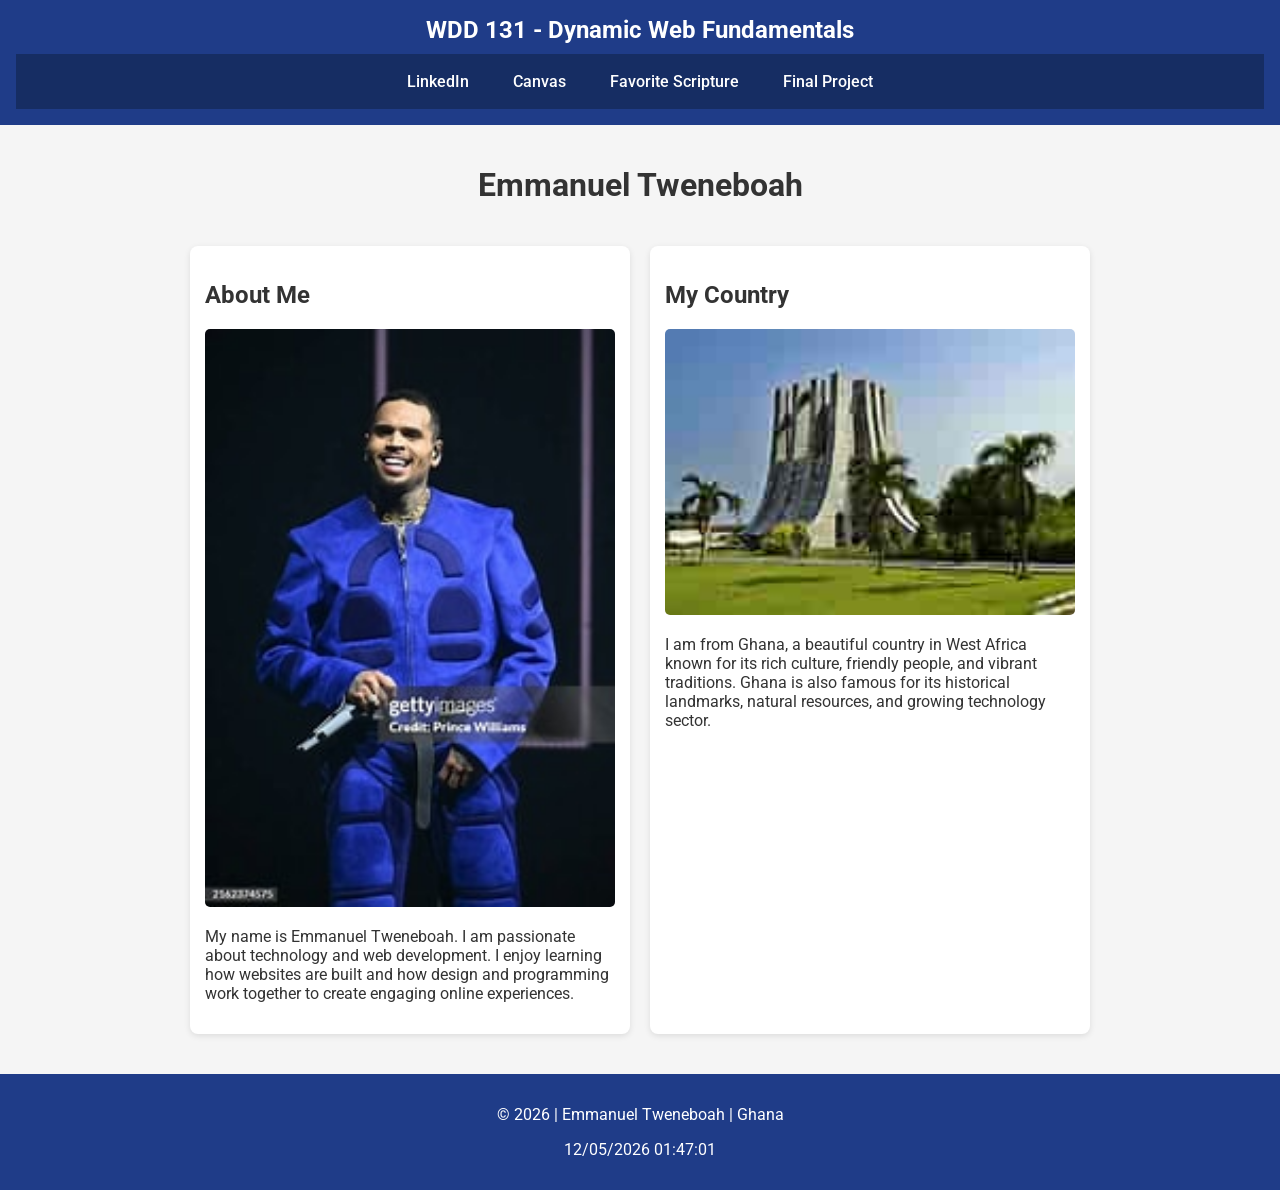
<file: index.html>
<!DOCTYPE html>
<html lang="en">
<head>
    <meta charset="UTF-8">
    <meta name="viewport" content="width=device-width, initial-scale=1.0">

    <title>WDD 131-Dynamic Web Fundamentals | Emmanuel Tweneboah</title>

    <meta name="description"
        content="WDD 131-Dynamic Web Fundamentals, Emmanuel Tweneboah. This page demonstrates fundamental web development concepts including HTML structure, semantic layout, CSS styling, and responsive design.">

    <meta name="author" content="Emmanuel Tweneboah">

    <link rel="stylesheet" href="styles/base.css">
    <script src="scripts/getdates.js" defer></script>
</head>
<body>
    <header>
        <span id="course-title">WDD 131 - Dynamic Web Fundamentals</span>

        <nav>
            <a href="https://www.linkedin.com/in/emmanuel-tweneboah-281a58215?utm_source=share&utm_campaign=share_via&utm_content=profile&utm_medium=android_app" target="_blank">LinkedIn</a>
            <a href="https://byupw.instructure.com/" target="_blank">Canvas</a>
            <a href="https://www.churchofjesuschrist.org/study/scriptures/bofm/1-ne/13?lang=eng"
                target="_blank">Favorite Scripture</a>
            <a href="#">Final Project</a>
        </nav>
    </header>

    <main>
        <h1>Emmanuel Tweneboah</h1>

        <section class="card">
            <h2>About Me</h2>
            <img src="images/profile.jpeg" alt="Profile picture of Emmanuel Tweneboah">
            <p>
                My name is Emmanuel Tweneboah. I am passionate about technology and web
                development. I enjoy learning how websites are built and how design and
                programming work together to create engaging online experiences.
            </p>
        </section>

        <section class="card">
            <h2>My Country</h2>
            <img src="images/ghana.jpeg" alt="Image representing Ghana">
            <p>
                I am from Ghana, a beautiful country in West Africa known for its rich
                culture, friendly people, and vibrant traditions. Ghana is also famous
                for its historical landmarks, natural resources, and growing technology
                sector.
            </p>
        </section>

    </main>

    <footer>
        <p>
            &copy; <span id="currentyear"></span> | Emmanuel Tweneboah | Ghana
        </p>

        <p id="lastModified"></p>
    </footer>

</body>
</html>
</file>
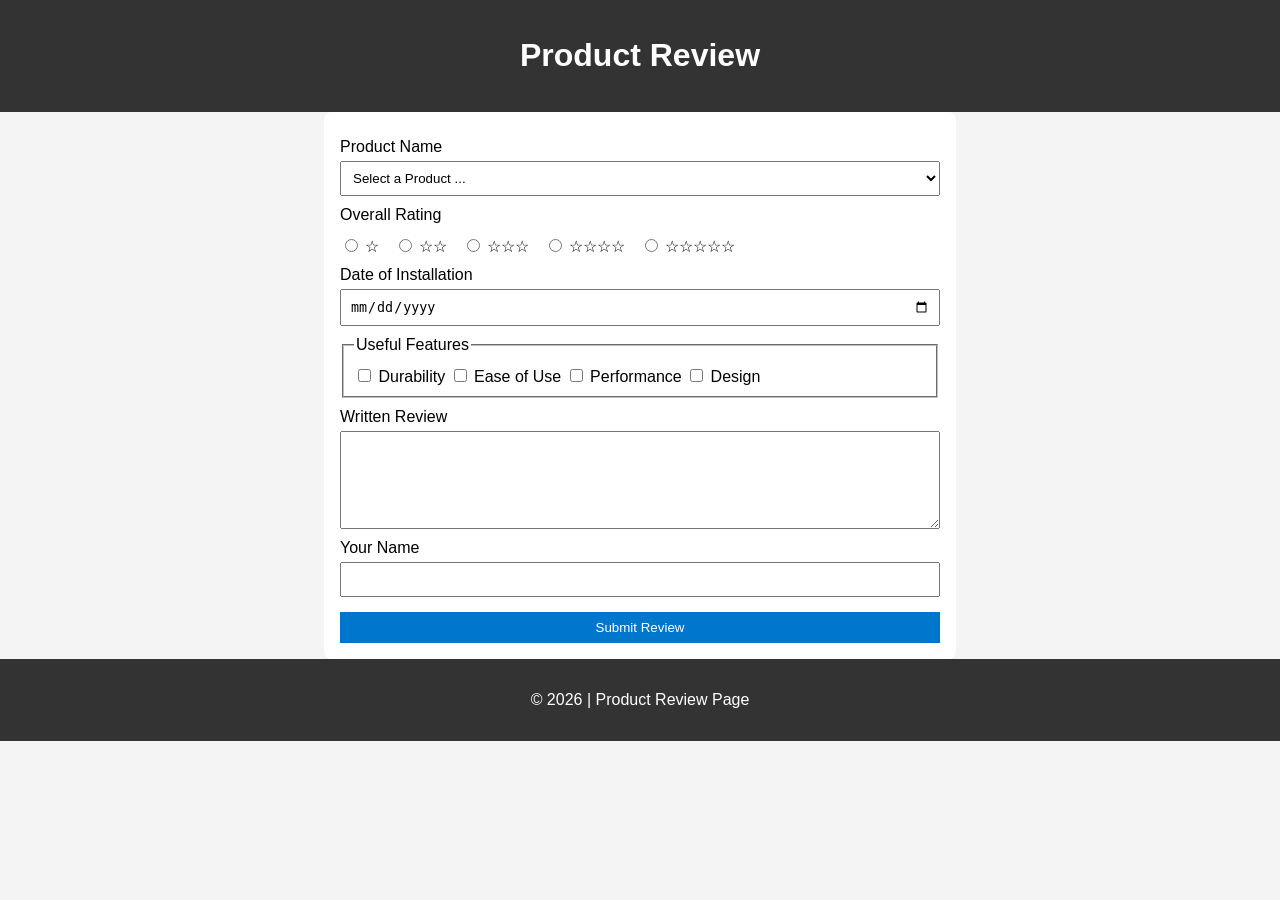
<file: form.html>
<!DOCTYPE html>
<html lang="en">

<head>
    <meta charset="UTF-8">
    <meta name="viewport" content="width=device-width, initial-scale=1.0">
    <title>Product Review Form</title>
    <link rel="stylesheet" href="styles/styles.css">
    <script defer src="scripts/script.js"></script>
</head>

<body>

    <header>
        <h1>Product Review</h1>
    </header>

    <main>
        <form method="get" action="review.html">

            <!-- Product Name -->
            <label for="product">Product Name</label>
            <select id="product" name="product" required>
                <option value="" disabled selected>Select a Product ...</option>
            </select>

            <!-- Rating -->
            <label>Overall Rating</label>
            <div class="rating">
                <label><input type="radio" name="rating" value="1" required> ☆</label>
                <label><input type="radio" name="rating" value="2"> ☆☆</label>
                <label><input type="radio" name="rating" value="3"> ☆☆☆</label>
                <label><input type="radio" name="rating" value="4"> ☆☆☆☆</label>
                <label><input type="radio" name="rating" value="5"> ☆☆☆☆☆</label>
            </div>

            <!-- Date -->
            <label for="date">Date of Installation</label>
            <input type="date" id="date" name="date" required>

            <!-- Features -->
            <fieldset>
                <legend>Useful Features</legend>
                <label><input type="checkbox" name="features" value="Durability"> Durability</label>
                <label><input type="checkbox" name="features" value="Ease of Use"> Ease of Use</label>
                <label><input type="checkbox" name="features" value="Performance"> Performance</label>
                <label><input type="checkbox" name="features" value="Design"> Design</label>
            </fieldset>

            <!-- Review -->
            <label for="review">Written Review</label>
            <textarea id="review" name="review"></textarea>

            <!-- Name -->
            <label for="username">Your Name</label>
            <input type="text" id="username" name="username">

            <!-- Submit -->
            <input type="submit" value="Submit Review">

        </form>
    </main>

    <footer>
        <p>&copy; 2026 | Product Review Page</p>
    </footer>

</body>

</html>
</file>
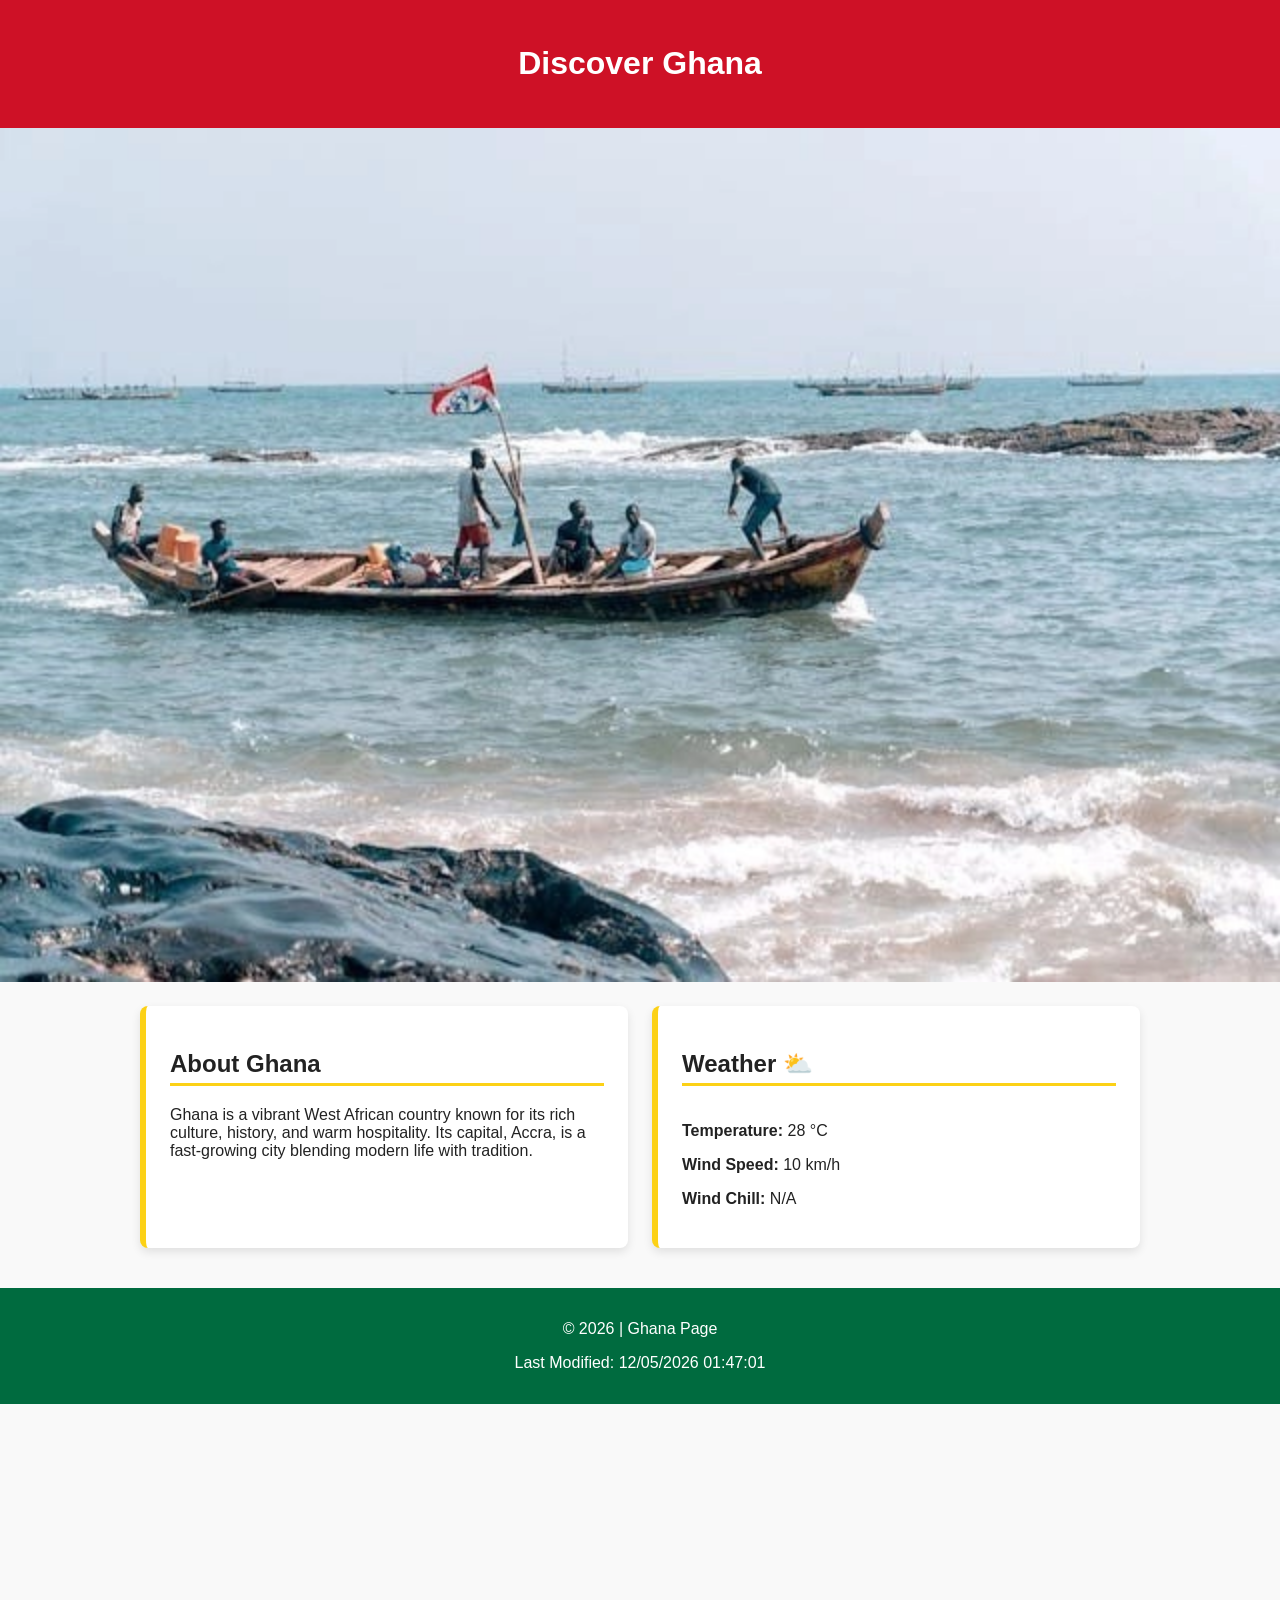
<file: place.html>
<!DOCTYPE html>
<html lang="en">

<head>
    <meta charset="UTF-8">
    <meta name="viewport" content="width=device-width, initial-scale=1.0">
    <title>Discover Ghana</title>

    <link rel="stylesheet" href="styles/place.css">
    <script src="scripts/place.js" defer></script>
</head>

<body>

    <header>
        <h1>Discover Ghana</h1>
    </header>

    <!-- HERO -->
    <section class="hero">
        <picture>
            <source srcset="images/hero-large.webp" media="(min-width: 900px)">
            <source srcset="images/hero-medium.webp" media="(min-width: 600px)">
            <img src="images/hero-small.webp" alt="Beautiful Ghana landscape">
        </picture>
    </section>

    <main>

        <!-- ABOUT -->
        <section class="card">
            <h2>About Ghana</h2>
            <p>
                Ghana is a vibrant West African country known for its rich culture,
                history, and warm hospitality. Its capital, Accra, is a fast-growing city
                blending modern life with tradition.
            </p>
        </section>

        <!-- WEATHER -->
        <section class="card weather">
            <h2 class="weather-title">Weather</h2>

            <div class="weather-content">
                <img src="images/weather.svg" alt="Weather Icon" class="weather-icon">

                <div>
                    <p><strong>Temperature:</strong> <span id="temp">28</span> °C</p>
                    <p><strong>Wind Speed:</strong> <span id="wind">10</span> km/h</p>
                    <p><strong>Wind Chill:</strong> <span id="windChill"></span></p>
                </div>
            </div>

        </section>

    </main>

    <footer>
        <p>&copy; <span id="year"></span> | Ghana Page</p>
        <p>Last Modified: <span id="lastModified"></span></p>
    </footer>

</body>

</html>
</file>
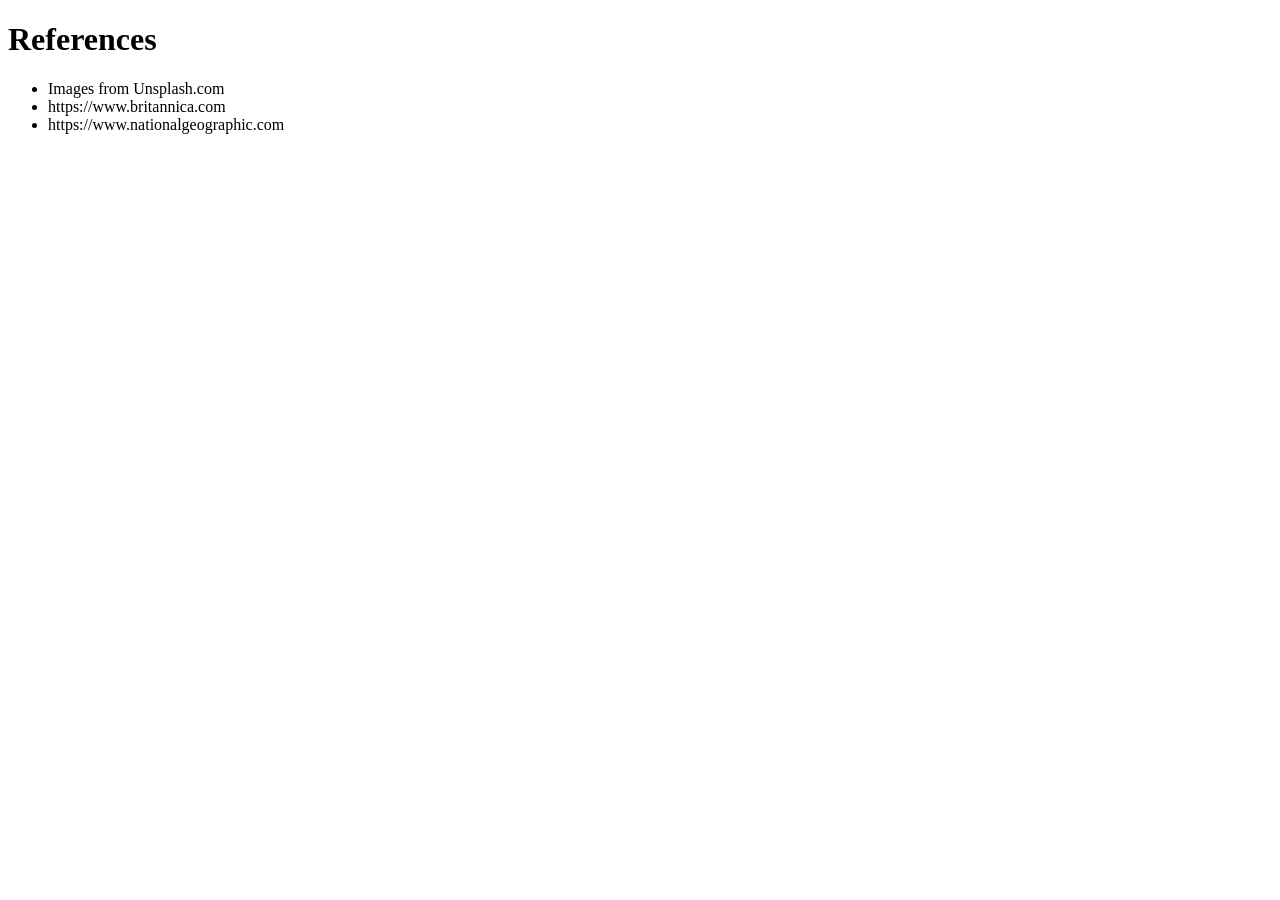
<file: references.html>
<!DOCTYPE html>
<html>

<head>
    <title>References</title>
</head>

<body>
    <h1>References</h1>
    <ul>
        <li>Images from Unsplash.com</li>
        <li>https://www.britannica.com</li>
        <li>https://www.nationalgeographic.com</li>
    </ul>
</body>

</html>
</file>
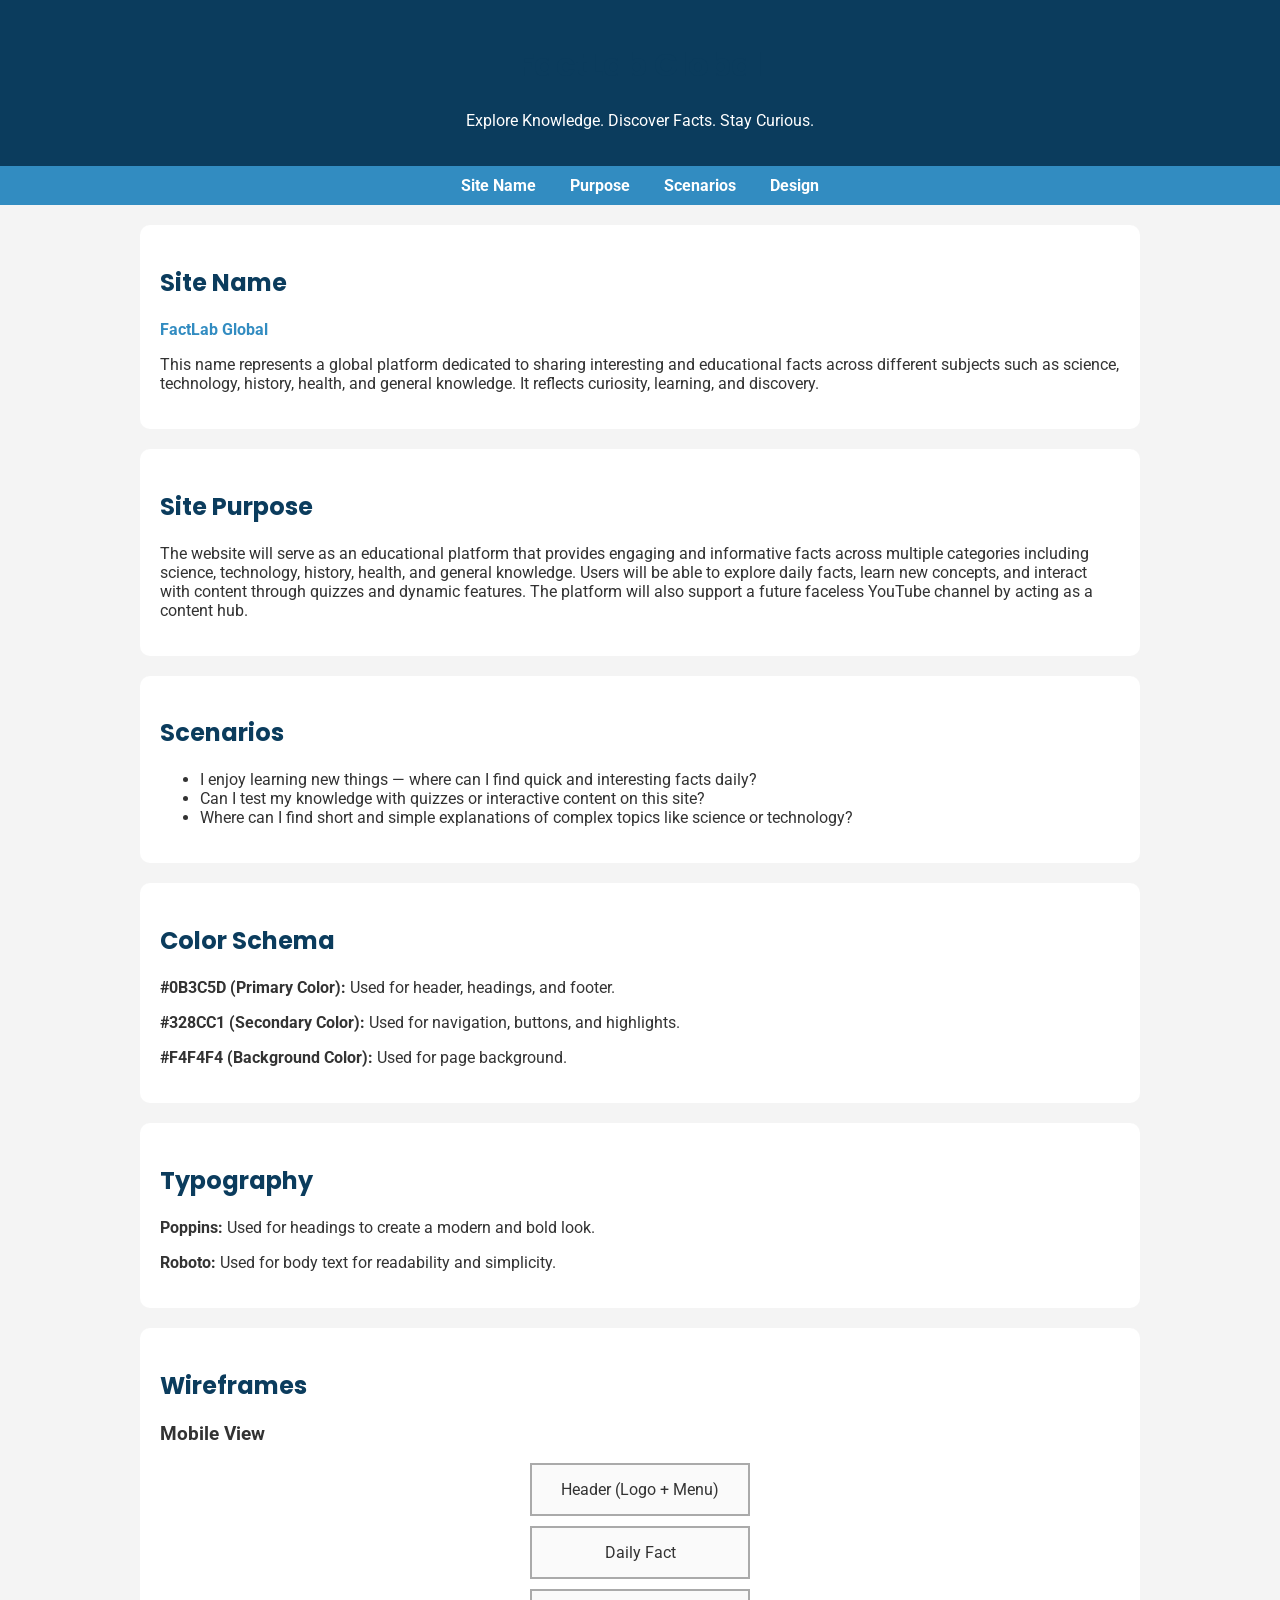
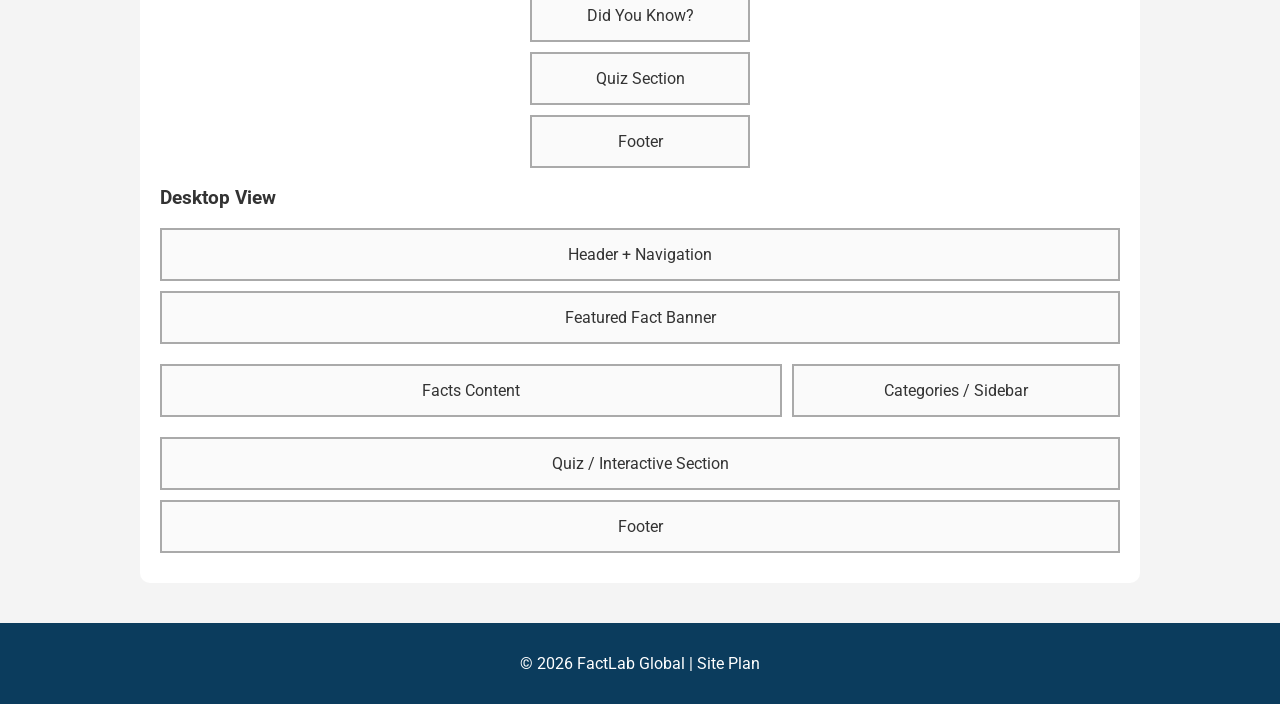
<file: project/siteplan.html>
<!DOCTYPE html>
<html lang="en">

<head>
    <meta charset="UTF-8">
    <meta name="viewport" content="width=device-width, initial-scale=1.0">
    <title>FactLab Global | Site Plan</title>

    <!-- SEO -->
    <meta name="description"
        content="FactLab Global - Educational facts and knowledge platform featuring daily facts, quizzes, and interactive learning.">

    <!-- Google Fonts -->
    <link href="https://fonts.googleapis.com/css2?family=Poppins:wght@600&family=Roboto&display=swap" rel="stylesheet">

    <style>
        :root {
            --primary: #0B3C5D;
            --secondary: #328CC1;
            --background: #F4F4F4;
            --white: #ffffff;
        }

        body {
            margin: 0;
            font-family: Roboto, sans-serif;
            background-color: var(--background);
            color: #333;
        }

        header {
            background-color: var(--primary);
            color: white;
            padding: 20px;
            text-align: center;
        }

        header img {
            display: block;
            margin: 0 auto 10px;
        }

        nav {
            background-color: var(--secondary);
            padding: 10px;
            text-align: center;
        }

        nav a {
            color: white;
            margin: 0 15px;
            text-decoration: none;
            font-weight: bold;
        }

        .container {
            max-width: 1000px;
            margin: auto;
            padding: 20px;
        }

        section {
            background: var(--white);
            padding: 20px;
            margin-bottom: 20px;
            border-radius: 10px;
        }

        h1,
        h2 {
            font-family: Poppins, sans-serif;
            color: var(--primary);
        }

        .highlight {
            color: var(--secondary);
            font-weight: bold;
        }

        /* Wireframe styling */
        .wireframe-box {
            border: 2px solid #aaa;
            margin: 10px 0;
            padding: 15px;
            text-align: center;
            background-color: #fafafa;
        }

        .mobile-frame {
            width: 220px;
            margin: auto;
        }

        footer {
            text-align: center;
            padding: 15px;
            background-color: var(--primary);
            color: white;
        }
    </style>
</head>

<body>

    <header>
        <!-- Optional Logo -->
        <!-- <img src="images/logo.png" alt="FactLab Logo" width="80"> -->
        <h1>FactLab Global</h1>
        <p>Explore Knowledge. Discover Facts. Stay Curious.</p>
    </header>

    <nav>
        <a href="#">Site Name</a>
        <a href="#">Purpose</a>
        <a href="#">Scenarios</a>
        <a href="#">Design</a>
    </nav>

    <div class="container">

        <section>
            <h2>Site Name</h2>
            <p><span class="highlight">FactLab Global</span></p>
            <p>This name represents a global platform dedicated to sharing interesting and educational facts across
                different subjects such as science, technology, history, health, and general knowledge. It reflects
                curiosity, learning, and discovery.</p>
        </section>

        <section>
            <h2>Site Purpose</h2>
            <p>The website will serve as an educational platform that provides engaging and informative facts across
                multiple categories including science, technology, history, health, and general knowledge. Users will be
                able to explore daily facts, learn new concepts, and interact with content through quizzes and dynamic
                features. The platform will also support a future faceless YouTube channel by acting as a content hub.
            </p>
        </section>

        <section>
            <h2>Scenarios</h2>
            <ul>
                <li>I enjoy learning new things — where can I find quick and interesting facts daily?</li>
                <li>Can I test my knowledge with quizzes or interactive content on this site?</li>
                <li>Where can I find short and simple explanations of complex topics like science or technology?</li>
            </ul>
        </section>

        <section>
            <h2>Color Schema</h2>
            <p><strong>#0B3C5D (Primary Color):</strong> Used for header, headings, and footer.</p>
            <p><strong>#328CC1 (Secondary Color):</strong> Used for navigation, buttons, and highlights.</p>
            <p><strong>#F4F4F4 (Background Color):</strong> Used for page background.</p>
        </section>

        <section>
            <h2>Typography</h2>
            <p><strong>Poppins:</strong> Used for headings to create a modern and bold look.</p>
            <p><strong>Roboto:</strong> Used for body text for readability and simplicity.</p>
        </section>

        <section>
            <h2>Wireframes</h2>

            <h3>Mobile View</h3>
            <div class="mobile-frame">
                <div class="wireframe-box">Header (Logo + Menu)</div>
                <div class="wireframe-box">Daily Fact</div>
                <div class="wireframe-box">Did You Know?</div>
                <div class="wireframe-box">Quiz Section</div>
                <div class="wireframe-box">Footer</div>
            </div>

            <h3>Desktop View</h3>
            <div>
                <div class="wireframe-box">Header + Navigation</div>
                <div class="wireframe-box">Featured Fact Banner</div>

                <div style="display:flex; gap:10px;">
                    <div class="wireframe-box" style="flex:2;">Facts Content</div>
                    <div class="wireframe-box" style="flex:1;">Categories / Sidebar</div>
                </div>

                <div class="wireframe-box">Quiz / Interactive Section</div>
                <div class="wireframe-box">Footer</div>
            </div>

        </section>

    </div>

    <footer>
        <p>© 2026 FactLab Global | Site Plan</p>
    </footer>

</body>

</html>
</file>
<file: styles/base.css>
/* Import Google Font */
@import url('https://fonts.googleapis.com/css2?family=Roboto:wght@300;400;700&display=swap');

/* Global styles */
body {
    font-family: 'Roboto', sans-serif;
    margin: 0;
    background-color: #f5f5f5;
    color: #333;
}

/* Header */
header {
    background-color: #1f3c88;
    color: white;
    text-align: center;
    padding: 1rem;
}

/* Course title span */
#course-title {
    display: block;
    font-size: 1.5rem;
    font-weight: 700;
    margin-bottom: 10px;
}

/* Navigation */
nav {
    display: flex;
    justify-content: center;
    gap: 20px;
    background-color: #162d63;
    padding: 10px;
}

nav a {
    color: white;
    text-decoration: none;
    font-weight: 500;
    padding: 8px 12px;
    transition: background-color 0.3s, color 0.3s;
}

/* Hover effect */
nav a:hover {
    background-color: white;
    color: #162d63;
    border-radius: 5px;
}

/* Main layout */
main {
    max-width: 900px;
    margin: 0 auto;
    padding: 20px;
}

/* Grid layout for cards */
main {
    display: grid;
    grid-template-columns: 1fr 1fr;
    gap: 20px;
}

/* Name heading */
main h1 {
    grid-column: span 2;
    text-align: center;
}

/* Card styling */
.card {
    background-color: white;
    border-radius: 8px;
    padding: 15px;
    box-shadow: 0 2px 6px rgba(0, 0, 0, 0.1);
}

.card img {
    width: 100%;
    height: auto;
    border-radius: 5px;
}

/* Footer */
footer {
    text-align: center;
    background-color: #1f3c88;
    color: white;
    padding: 15px;
    margin-top: 20px;
</file>
<file: styles/styles.css>
body {
    font-family: Arial, sans-serif;
    margin: 0;
    background: #f4f4f4;
}

header,
footer {
    background: #333;
    color: white;
    text-align: center;
    padding: 1rem;
}

main {
    max-width: 600px;
    margin: auto;
    padding: 1rem;
    background: white;
    border-radius: 8px;
}

form {
    display: flex;
    flex-direction: column;
}

label {
    margin-top: 10px;
}

input,
select,
textarea {
    padding: 8px;
    margin-top: 5px;
}

textarea {
    min-height: 80px;
}

.rating label {
    display: inline-block;
    margin-right: 10px;
}

fieldset {
    margin-top: 10px;
    padding: 10px;
}

input[type="submit"] {
    margin-top: 15px;
    background: #0077cc;
    color: white;
    border: none;
    cursor: pointer;
}

input[type="submit"]:hover {
    background: #005fa3;
}

/* Responsive */
@media (max-width: 600px) {
    main {
        margin: 10px;
    }
}
</file>
<file: styles/place.css>
/* CSS VARIABLES */
:root {
    --primary: #ce1126;
    --secondary: #fcd116;
    --accent: #006b3f;
    --light: #ffffff;
    --dark: #222;
}

/* GLOBAL RESET */
body {
    margin: 0;
    font-family: Arial, sans-serif;
    background: #f9f9f9;
    color: var(--dark);
}

/* HEADER */
header {
    background: var(--primary);
    color: var(--light);
    text-align: center;
    padding: 1.5rem;
}

/* HERO IMAGE */
.hero img {
    width: 100%;
    height: auto;
    display: block;
}

/* MAIN LAYOUT */
main {
    padding: 1.5rem;
    display: grid;
    gap: 1.5rem;

    /* ADDED FOR BETTER DESIGN */
    max-width: 1000px;
    margin: auto;
}

/* CARD STYLE */
.card {
    background: var(--light);
    padding: 1.5rem;
    border-left: 6px solid var(--secondary);
    border-radius: 8px;
    box-shadow: 0 4px 10px rgba(0, 0, 0, 0.1);
}

/* H2 IMPROVEMENT */
h2 {
    border-bottom: 3px solid var(--secondary);
    padding-bottom: 5px;
}

/* HOVER EFFECT (EXTRA POLISH) */
.card:hover {
    transform: translateY(-5px);
    transition: 0.3s;
}

/* WEATHER SECTION */
.weather-content {
    display: flex;
    align-items: center;
    gap: 1rem;
}

/* SVG ICON (MOBILE) */
.weather-icon {
    width: 60px;
}

/* FOOTER */
footer {
    background: var(--accent);
    color: var(--light);
    text-align: center;
    padding: 1rem;
    margin-top: 1rem;
}

/* MEDIA QUERY (REQUIRED) */
@media (min-width: 768px) {

    main {
        grid-template-columns: 1fr 1fr;
    }

    /* REQUIRED PSEUDO ELEMENT */
    .weather-title::after {
        content: " ⛅";
    }

    /* HIDE SVG ON LARGE SCREEN */
    .weather-icon {
        display: none;
    }
}
</file>
